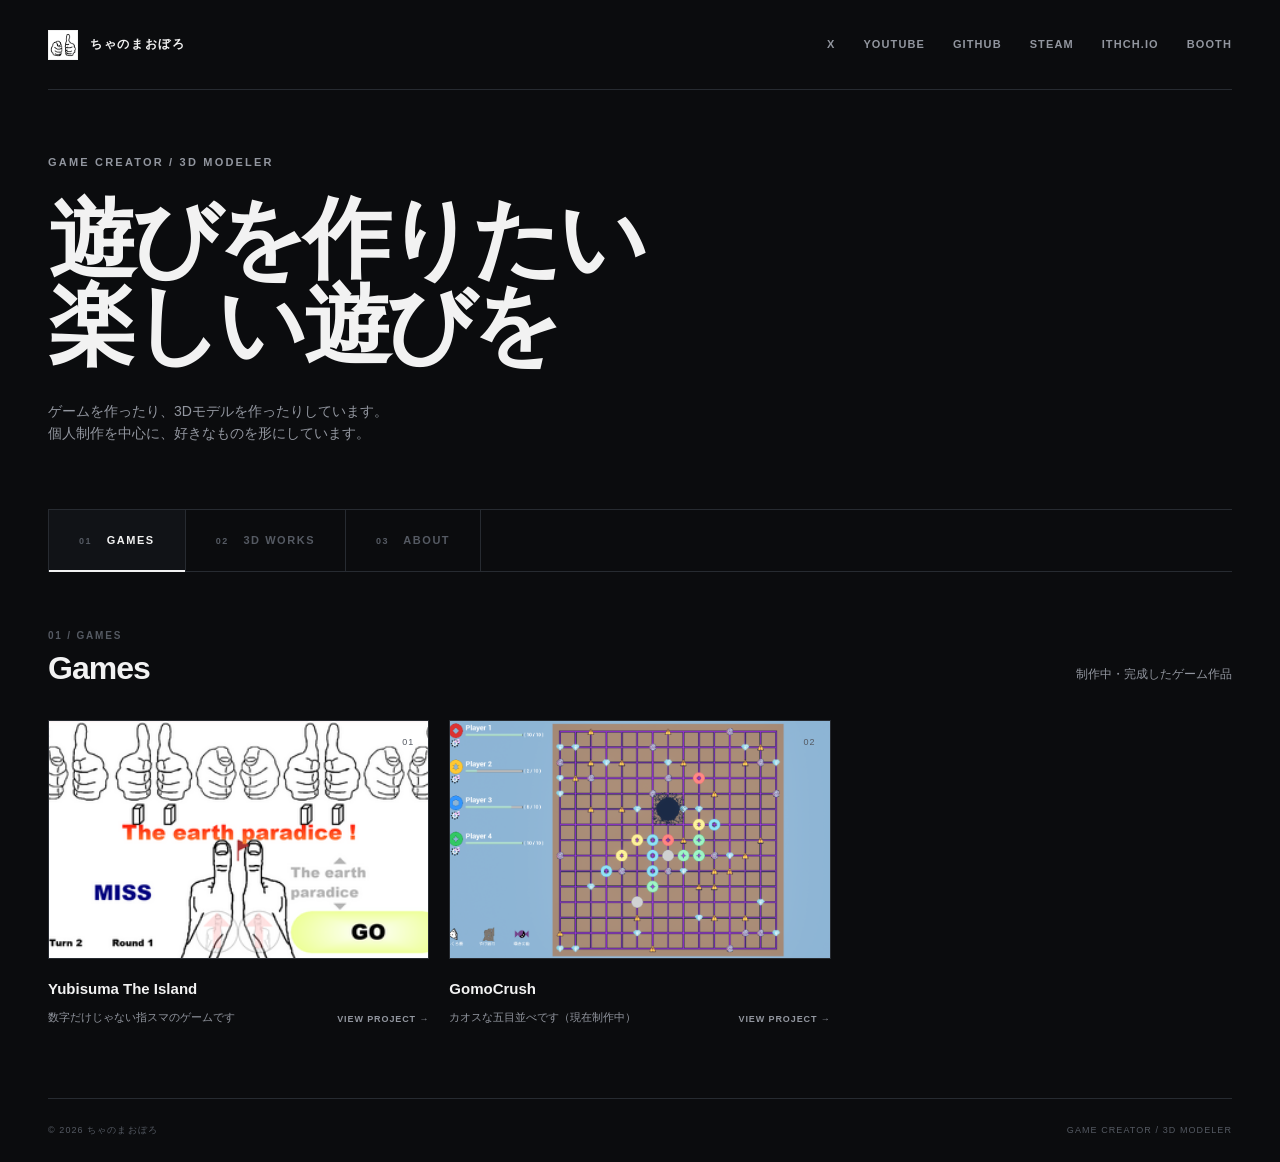
<file: index.html>
<!DOCTYPE html>
<html lang="ja">
<head>
    <meta charset="UTF-8">
    <meta name="viewport" content="width=device-width, initial-scale=1.0">

    <title>ちゃのまおぼろ | Game Creator & 3D Modeler</title>
    <meta
        name="description"
        content="ゲーム制作と3Dモデリングを行っている個人クリエイターのポートフォリオサイトです。制作したゲームや3Dモデル作品を紹介しています。"
    >

    <link rel="icon" type="image/png" href="favicon.png">

    <link rel="stylesheet" href="style.css">
</head>

<body>

    <main class="site">

        <!-- ================================
             Header
        ================================= -->

        <header class="header">

            <div class="logo">
                <img
                    class="logo-icon"
                    src="assets/icon.png"
                    alt="Logo"
                >
                <span class="logo-name">ちゃのまおぼろ</span>
            </div>

            <nav class="social-links">
                <a href="https://x.com/chanomaoboro2" target="_blank" rel="noopener">X</a>
                <a href="https://www.youtube.com/channel/UC9JbGI9t23Yok4h7BHGnL8g" target="_blank" rel="noopener">youtube</a>
                <a href="https://github.com/chanomaoboro" target="_blank" rel="noopener">GitHub</a>
                <a href="#" target="_blank" rel="noopener">Steam</a>
                <a href="https://chanoma-oboro.itch.io/" target="_blank" rel="noopener">ithch.io</a>
                <a href="https://chanomaoboro.booth.pm/" target="_blank" rel="noopener">BOOTH</a>
            </nav>

        </header>


        <!-- ================================
             Hero
        ================================= -->

        <section class="hero">

            <div class="hero-text">

                <p class="eyebrow">
                    GAME CREATOR / 3D MODELER
                </p>

                <h1>
                    遊びを作りたい<br>
                    楽しい遊びを
                </h1>

                <p class="hero-description">
                    ゲームを作ったり、3Dモデルを作ったりしています。
                    <br>
                    個人制作を中心に、好きなものを形にしています。
                </p>

            </div>

            <!---
            <div class="hero-decoration">
                <span>01</span>
                <span>CREATIVE</span>
            </div>
            -->

        </section>


        <!-- ================================
             Navigation
        ================================= -->

        <nav class="content-nav">

            <button class="nav-button active" data-target="games">
                <span>01</span>
                GAMES
            </button>

            <button class="nav-button" data-target="models">
                <span>02</span>
                3D WORKS
            </button>

            <button class="nav-button" data-target="about">
                <span>03</span>
                ABOUT
            </button>

        </nav>


        <!-- ================================
             Content
        ================================= -->

        <section class="content">


            <!-- ============================
                 Games
            ============================= -->

            <div class="content-panel active" id="games">

                <div class="section-heading">

                    <div>
                        <p class="section-number">01 / GAMES</p>
                        <h2>Games</h2>
                    </div>

                    <p class="section-description">
                        制作中・完成したゲーム作品
                    </p>

                </div>


                <div class="works-grid">

                    <!-- Game 01 -->

                    <article class="work-card">

                        <a href="https://chanoma-oboro.itch.io/yubisuma-the-island" class="work-image" target="_blank" rel="noopener">
                            <img src="assets/games/game01.png" alt="Game Project 01">

                            <span class="work-number">
                                01
                            </span>
                        </a>

                        <div class="work-info">

                            <div>
                                <h3>Yubisuma The Island</h3>

                                <p>
                                    数字だけじゃない指スマのゲームです
                                </p>
                            </div>

                            <a href="https://chanoma-oboro.itch.io/yubisuma-the-island" class="work-link" target="_blank" rel="noopener">
                                VIEW PROJECT →
                            </a>

                        </div>

                    </article>


                    <!-- Game 02 -->

                    <article class="work-card">

                        <a href="https://store.steampowered.com/app/5120150/GomoCrush/" class="work-image" target="_blank" rel="noopener">
                            <img src="assets/games/game02.png" alt="Game Project 02">

                            <span class="work-number">
                                02
                            </span>
                        </a>

                        <div class="work-info">

                            <div>
                                <h3>GomoCrush</h3>

                                <p>
                                    カオスな五目並べです（現在制作中）
                                </p>
                            </div>

                            <a href="https://store.steampowered.com/app/5120150/GomoCrush/" class="work-link" target="_blank" rel="noopener">
                                VIEW PROJECT →
                            </a>

                        </div>

                    </article>


                    <!-- Game 03

                    <article class="work-card">

                        <a href="#" class="work-image">
                            <div class="image-placeholder">
                                GAME IMAGE
                            </div>

                            <span class="work-number">
                                03
                            </span>
                        </a>

                        <div class="work-info">

                            <div>
                                <h3>Game Project Three</h3>

                                <p>
                                    その他のゲーム作品。
                                </p>
                            </div>

                            <a href="#" class="work-link">
                                VIEW PROJECT →
                            </a>

                        </div>

                    </article>

                     -->

                </div>

            </div>


            <!-- ============================
                 3D Works
            ============================= -->

            <div class="content-panel" id="models">

                <div class="section-heading">

                    <div>
                        <p class="section-number">02 / 3D WORKS</p>
                        <h2>3D Works</h2>
                    </div>

                    <p class="section-description">
                        3Dモデリング作品
                    </p>

                </div>


                <div class="works-grid">

                    <!-- Model 01 -->

                    <article class="work-card">

                        <a href=# class="work-image" target="_blank" rel="noopener">
                            <img src="assets/models/model01.png" alt="3D Model 01">

                            <span class="work-number">
                                01
                            </span>
                        </a>

                        <div class="work-info">

                            <div>
                                <h3>マンションの一室</h3>

                                <p>
                                    モデリングの勉強で色々な家具を作りました（モデル非公開）
                                </p>
                            </div>

                            <a href="#" class="work-link">
                                VIEW MODEL →
                            </a>

                        </div>

                    </article>


                    <!-- Model 02 -->

                    <article class="work-card">

                        <a href="https://chanomaoboro.booth.pm/items/6145281" class="work-image" target="_blank" rel="noopener">
                            <img src="assets/models/model02.png" alt="3D Model 02">

                            <span class="work-number">
                                02
                            </span>
                        </a>

                        <div class="work-info">

                            <div>
                                <h3>テンセグリティなショーケース</h3>

                                <p>
                                    重力を感じない展示ケース
                                </p>
                            </div>

                            <a href="https://chanomaoboro.booth.pm/items/6145281" class="work-link" target="_blank" rel="noopener">
                                VIEW MODEL →
                            </a>

                        </div>

                    </article>


                    <!-- Model 03 -->

                    <article class="work-card">

                        <a href="https://chanomaoboro.booth.pm/items/6184696" class="work-image" target="_blank" rel="noopener">
                            <img src="assets/models/model03.png" alt="3D Model 03">

                            <span class="work-number">
                                03
                            </span>
                        </a>

                        <div class="work-info">

                            <div>
                                <h3>テンセグリティなショーケース（ワイド）</h3>

                                <p>
                                    重力を感じない展示ケース（横長）
                                </p>
                            </div>

                            <a href="https://chanomaoboro.booth.pm/items/6184696" class="work-link" target="_blank" rel="noopener">
                                VIEW MODEL →
                            </a>

                        </div>

                    </article>
                    
                    <!-- Model 04 -->

                    <article class="work-card">

                        <a href="https://chanomaoboro.booth.pm/items/6525319" class="work-image" target="_blank" rel="noopener">
                            <img src="assets/models/model04.png" alt="3D Model 04">

                            <span class="work-number">
                                04
                            </span>
                        </a>

                        <div class="work-info">

                            <div>
                                <h3>パイライト</h3>

                                <p>
                                    博物館にある黄鉄鉱の現物を模造しました
                                </p>
                            </div>

                            <a href="https://chanomaoboro.booth.pm/items/6525319" class="work-link" target="_blank" rel="noopener">
                                VIEW MODEL →
                            </a>

                        </div>

                    </article>
                    
                    <!-- Model 05 -->

                    <article class="work-card">

                        <a href="https://chanomaoboro.booth.pm/items/6583123" class="work-image" target="_blank" rel="noopener">
                            <img src="assets/models/model05.png" alt="3D Model 05">

                            <span class="work-number">
                                05
                            </span>
                        </a>

                        <div class="work-info">

                            <div>
                                <h3>鉄隕石</h3>

                                <p>
                                    博物館にある鉄隕石の現物を模造しました
                                </p>
                            </div>

                            <a href="https://chanomaoboro.booth.pm/items/6583123" class="work-link" target="_blank" rel="noopener">
                                VIEW MODEL →
                            </a>

                        </div>

                    </article>
                    
                    <!-- Model 06 -->

                    <article class="work-card">

                        <a href="https://chanomaoboro.booth.pm/items/6609858" class="work-image" target="_blank" rel="noopener">
                            <img src="assets/models/model06.png" alt="3D Model 06">

                            <span class="work-number">
                                06
                            </span>
                        </a>

                        <div class="work-info">

                            <div>
                                <h3>エビの化石</h3>

                                <p>
                                    博物館にあるエビの化石の現物を模造しました
                                </p>
                            </div>

                            <a href="https://chanomaoboro.booth.pm/items/6609858" class="work-link" target="_blank" rel="noopener">
                                VIEW MODEL →
                            </a>

                        </div>

                    </article>
                    
                    <!-- Model 07 -->

                    <article class="work-card">

                        <a href="https://chanomaoboro.booth.pm/items/6751686" class="work-image" target="_blank" rel="noopener">
                            <img src="assets/models/model07.png" alt="3D Model 07">

                            <span class="work-number">
                                07
                            </span>
                        </a>

                        <div class="work-info">

                            <div>
                                <h3>【透明標本】タツノオトシゴ</h3>

                                <p>
                                    個人所有のタツノオトシゴ透明標本を模造してオリジナルの要素も追加しました
                                </p>
                            </div>

                            <a href="https://chanomaoboro.booth.pm/items/6751686" class="work-link" target="_blank" rel="noopener">
                                VIEW MODEL →
                            </a>

                        </div>

                    </article>

                </div>

            </div>


            <!-- ============================
                 About
            ============================= -->

            <div class="content-panel" id="about">

                <div class="section-heading">

                    <div>
                        <p class="section-number">03 / ABOUT</p>
                        <h2>About</h2>
                    </div>

                </div>


                <div class="about-grid">

                    <div class="about-text">

                        <p class="about-lead">
                            楽しむために、作る
                        </p>

                        <p>
                            ゲーム制作や3Dモデリングを中心に、
                            個人でいろいろなものを作っています。
                        </p>

                        <p>
                            「自分が遊びたいものを作る」を軸に、
                            Unreal Engineを使ったゲーム制作や
                            Blenderを使った3Dモデリングなどをしています。
                        </p>

                        <p>
                            楽しみながら、楽しんでもらいながら
                            技術を磨いていきたいです。
                        </p>

                    </div>


                    <div class="about-details">

                        <div class="detail-block">

                            <h3>TOOLS</h3>

                            <ul>
                                <li>Unreal Engine</li>
                                <li>Blender</li>
                                <li>Visual Studio Code</li>
                                <li>Python</li>
                                <li>Git / GitHub</li>
                                <li>Asprite</li>
                                <li>YMM4</li>
                                <li>Vroid Studio</li>
                            </ul>

                        </div>


                        <div class="detail-block">

                            <h3>LINKS</h3>

                            <ul class="link-list">
                                <li>
                                    <a href="https://x.com/chanomaoboro2" target="_blank">
                                        X →
                                    </a>
                                </li>

                                <li>
                                    <a href="https://www.youtube.com/channel/UC9JbGI9t23Yok4h7BHGnL8g" target="_blank">
                                        Youtube →
                                    </a>
                                </li>

                                <li>
                                    <a href="https://github.com/chanomaoboro" target="_blank">
                                        GitHub →
                                    </a>
                                </li>

                                <li>
                                    <a href="#" target="_blank">
                                        Steam →
                                    </a>
                                </li>

                                <li>
                                    <a href="https://chanoma-oboro.itch.io/" target="_blank">
                                        itch.io →
                                    </a>
                                </li>

                                <li>
                                    <a href="https://chanomaoboro.booth.pm/" target="_blank">
                                        BOOTH →
                                    </a>
                                </li>
                            </ul>

                        </div>

                    </div>

                </div>


                <!-- Contact -->

                <div class="contact">

                    <p class="section-number">
                        CONTACT
                    </p>

                    <h2>
                        いっせーのせー…
                    </h2>

                    <a
                        href="mailto:chanomaoboro@gmail.com"
                        class="contact-link"
                    >
                        chanomaoboro@gmail.com →
                    </a>

                </div>

            </div>

        </section>


        <!-- ================================
             Footer
        ================================= -->

        <footer class="footer">

            <span>
                © 2026 ちゃのまおぼろ
            </span>

            <span>
                GAME CREATOR / 3D MODELER
            </span>

        </footer>

    </main>


    <!-- JavaScript -->
     <script src="script.js"></script>

</body>
</html>
</file>
<file: style.css>
/* =========================================
   Base
========================================= */

:root {
    --bg: #0b0c0e;
    --surface: #111317;
    --surface-light: #181b20;

    --text: #f2f2f2;
    --text-secondary: #92969f;
    --text-muted: #555a63;

    --border: #272b31;

    --accent: #ffffff;

    --max-width: 1280px;
}


* {
    box-sizing: border-box;
}


html {
    scroll-behavior: smooth;
}


body {
    margin: 0;

    background: var(--bg);
    color: var(--text);

    font-family:
        Inter,
        "Helvetica Neue",
        Arial,
        "Noto Sans JP",
        sans-serif;

    line-height: 1.6;
}


a {
    color: inherit;
    text-decoration: none;
}


button {
    font: inherit;
}


.site {
    width: min(100%, var(--max-width));

    min-height: 100vh;

    margin: 0 auto;

    padding:
        0 48px;
}


/* =========================================
   Header
========================================= */

.header {
    height: 90px;

    display: flex;
    align-items: center;
    justify-content: space-between;

    border-bottom: 1px solid var(--border);
}


.logo {
    display: flex;
    align-items: center;
    gap: 12px;

    font-size: 12px;
    font-weight: 700;

    letter-spacing: 0.14em;
}

.logo-icon {
    width: 30px;
    height: 30px;

    object-fit: cover;

    display: block;

    border: 1px solid var(--text);
}


.logo-mark {
    width: 30px;
    height: 30px;

    display: grid;
    place-items: center;

    border: 1px solid var(--text);

    font-size: 12px;
}


.social-links {
    display: flex;
    gap: 28px;

    color: var(--text-secondary);

    font-size: 11px;
    font-weight: 600;

    letter-spacing: 0.1em;
    text-transform: uppercase;
}


.social-links a {
    transition:
        color 0.2s ease;
}


.social-links a:hover {
    color: var(--text);
}


/* =========================================
   Hero
========================================= */

.hero {
    min-height: 320px;

    display: flex;
    align-items: center;
    justify-content: space-between;

    padding: 64px 0;

    border-bottom: 1px solid var(--border);
}


.hero-text {
    max-width: 800px;
}


.eyebrow {
    margin: 0 0 24px;

    color: var(--text-secondary);

    font-size: 11px;
    font-weight: 700;

    letter-spacing: 0.2em;
}


.hero h1 {
    margin: 0;

    font-size: clamp(48px, 7vw, 88px);

    font-weight: 700;

    line-height: 0.98;

    letter-spacing: -0.05em;
}


.hero-description {
    margin: 32px 0 0;

    color: var(--text-secondary);

    font-size: 14px;
}


.hero-decoration {
    width: 120px;

    display: flex;
    flex-direction: column;
    gap: 8px;

    color: var(--text-muted);

    font-size: 10px;
    letter-spacing: 0.15em;

    text-align: right;
}


/* =========================================
   Content Navigation
========================================= */

.content-nav {
    display: flex;

    border-bottom: 1px solid var(--border);
}


.nav-button {
    position: relative;

    padding: 22px 30px;

    border: none;
    border-right: 1px solid var(--border);

    background: transparent;

    color: var(--text-muted);

    cursor: pointer;

    font-size: 11px;
    font-weight: 700;

    letter-spacing: 0.14em;

    transition:
        color 0.2s ease,
        background 0.2s ease;
}


.nav-button:first-child {
    border-left: 1px solid var(--border);
}


.nav-button span {
    margin-right: 10px;

    color: var(--text-muted);

    font-size: 9px;
}


.nav-button:hover {
    color: var(--text);
    background: var(--surface);
}


.nav-button.active {
    color: var(--text);

    background: var(--surface);
}


.nav-button.active::after {
    content: "";

    position: absolute;

    left: 0;
    right: 0;
    bottom: -1px;

    height: 2px;

    background: var(--text);
}


/* =========================================
   Content
========================================= */

.content {
    min-height: 500px;
}


.content-panel {
    display: none;

    padding: 56px 0 72px;
}


.content-panel.active {
    display: block;
}


/* =========================================
   Section Heading
========================================= */

.section-heading {
    display: flex;
    align-items: flex-end;
    justify-content: space-between;

    margin-bottom: 36px;
}


.section-number {
    margin: 0 0 8px;

    color: var(--text-muted);

    font-size: 10px;
    font-weight: 700;

    letter-spacing: 0.18em;
}


.section-heading h2 {
    margin: 0;

    font-size: 32px;

    line-height: 1;

    letter-spacing: -0.03em;
}


.section-description {
    margin: 0;

    color: var(--text-secondary);

    font-size: 12px;
}


/* =========================================
   Works Grid
========================================= */

.works-grid {
    display: grid;

    grid-template-columns:
        repeat(3, 1fr);

    gap: 20px;
}


.work-card {
    min-width: 0;
}


.work-image {
    position: relative;

    display: block;

    aspect-ratio: 16 / 10;

    overflow: hidden;

    border: 1px solid var(--border);

    background: var(--surface);

    transition:
        border-color 0.2s ease;
}


.work-image:hover {
    border-color: #555a63;
}

.work-image img {
    width: 100%;
    height: 100%;
    object-fit: cover;
    display: block;
}


.image-placeholder {
    width: 100%;
    height: 100%;

    display: grid;
    place-items: center;

    color: var(--text-muted);

    font-size: 10px;
    font-weight: 700;

    letter-spacing: 0.18em;
}


.work-number {
    position: absolute;

    top: 14px;
    right: 14px;

    color: var(--text-muted);

    font-size: 9px;

    letter-spacing: 0.12em;
}


.work-info {
    display: flex;
    justify-content: space-between;
    gap: 20px;

    padding-top: 18px;
}


.work-info h3 {
    margin: 0 0 8px;

    font-size: 15px;
    font-weight: 600;
}


.work-info p {
    max-width: 220px;

    margin: 0;

    color: var(--text-secondary);

    font-size: 11px;
}


.work-link {
    flex-shrink: 0;

    align-self: flex-end;

    color: var(--text-secondary);

    font-size: 9px;
    font-weight: 700;

    letter-spacing: 0.1em;

    transition:
        color 0.2s ease;
}


.work-link:hover {
    color: var(--text);
}


/* =========================================
   About
========================================= */

.about-grid {
    display: grid;

    grid-template-columns:
        1.4fr 1fr;

    gap: 80px;

    padding: 20px 0 70px;
}


.about-text {
    max-width: 620px;
}


.about-lead {
    margin: 0 0 28px;

    font-size: 28px;
    font-weight: 500;

    line-height: 1.3;

    letter-spacing: -0.02em;
}


.about-text > p:not(.about-lead) {
    margin: 0 0 18px;

    color: var(--text-secondary);

    font-size: 13px;
}


.about-details {
    display: grid;

    grid-template-columns:
        repeat(2, 1fr);

    gap: 40px;
}


.detail-block h3 {
    margin: 0 0 18px;

    color: var(--text-muted);

    font-size: 10px;

    letter-spacing: 0.16em;
}


.detail-block ul {
    padding: 0;
    margin: 0;

    list-style: none;
}


.detail-block li {
    padding: 7px 0;

    border-bottom: 1px solid var(--border);

    color: var(--text-secondary);

    font-size: 12px;
}


.link-list li a {
    transition:
        color 0.2s ease;
}


.link-list li a:hover {
    color: var(--text);
}


/* =========================================
   Contact
========================================= */

.contact {
    padding: 50px 0;

    border-top: 1px solid var(--border);
}


.contact h2 {
    margin: 0 0 18px;

    font-size: clamp(32px, 5vw, 56px);

    line-height: 1;

    letter-spacing: -0.04em;
}


.contact-link {
    color: var(--text-secondary);

    font-size: 13px;

    border-bottom: 1px solid var(--text-muted);

    transition:
        color 0.2s ease,
        border-color 0.2s ease;
}


.contact-link:hover {
    color: var(--text);
    border-color: var(--text);
}


/* =========================================
   Footer
========================================= */

.footer {
    display: flex;
    justify-content: space-between;

    padding: 24px 0;

    border-top: 1px solid var(--border);

    color: var(--text-muted);

    font-size: 9px;

    letter-spacing: 0.12em;
}


/* =========================================
   Responsive
========================================= */

@media (max-width: 900px) {

    .site {
        padding: 0 28px;
    }


    .hero {
        min-height: 280px;

        padding: 50px 0;
    }


    .hero-decoration {
        display: none;
    }


    .works-grid {
        grid-template-columns:
            repeat(2, 1fr);
    }


    .about-grid {
        grid-template-columns: 1fr;

        gap: 50px;
    }

}


@media (max-width: 600px) {

    .site {
        padding: 0 20px;
    }


    .header {
        height: 72px;
    }


    .logo-name {
        display: none;
    }


    .social-links {
        gap: 16px;

        font-size: 9px;
    }


    .hero {
        min-height: auto;

        padding: 60px 0;
    }


    .hero h1 {
        font-size: 48px;
    }


    .hero-description {
        font-size: 12px;
    }


    .content-nav {
        width: 100%;
    }


    .nav-button {
        flex: 1;

        padding:
            18px 8px;

        font-size: 9px;
    }


    .nav-button span {
        display: none;
    }


    .content-panel {
        padding:
            40px 0 50px;
    }


    .section-heading {
        display: block;

        margin-bottom: 28px;
    }


    .section-description {
        margin-top: 12px;
    }


    .works-grid {
        grid-template-columns: 1fr;

        gap: 40px;
    }


    .work-info {
        display: block;
    }


    .work-link {
        display: inline-block;

        margin-top: 14px;
    }


    .about-details {
        grid-template-columns: 1fr;

        gap: 30px;
    }


    .about-lead {
        font-size: 24px;
    }


    .footer {
        display: block;

        line-height: 2;
    }

    

}
</file>
